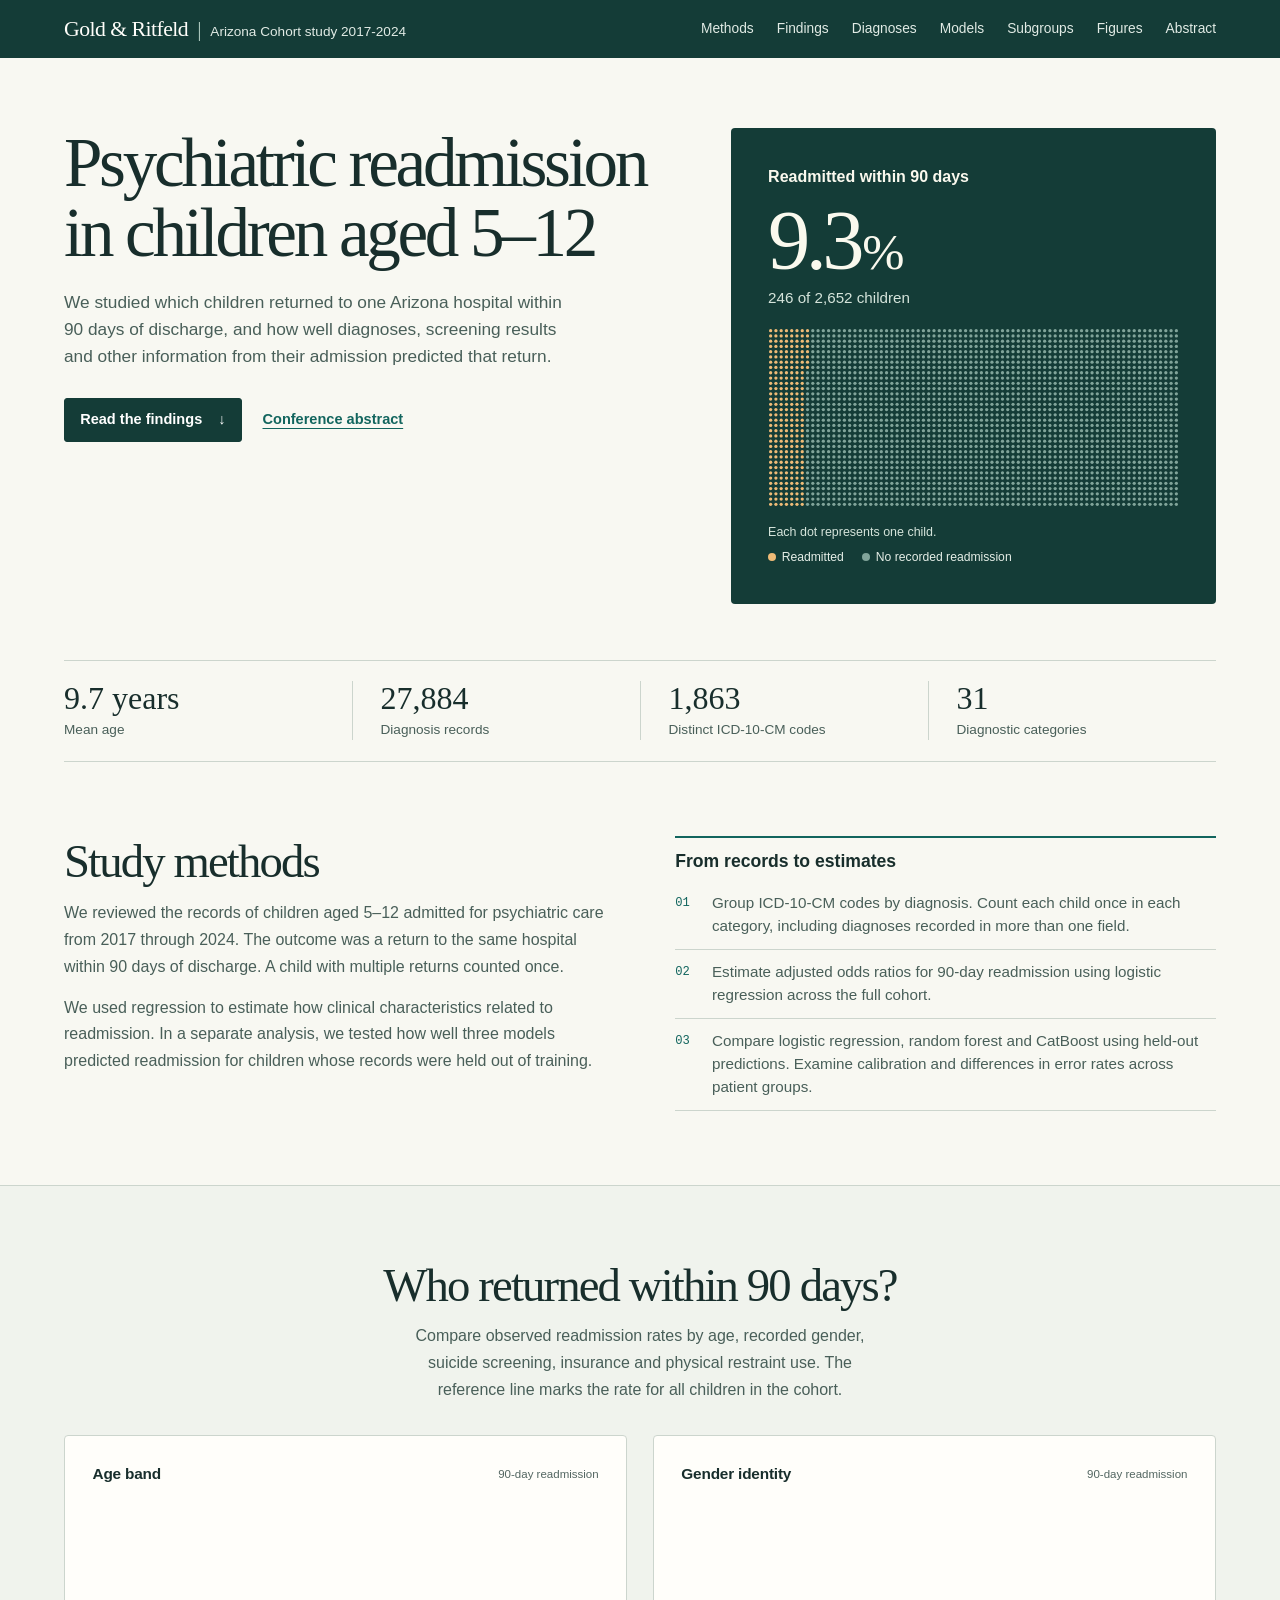
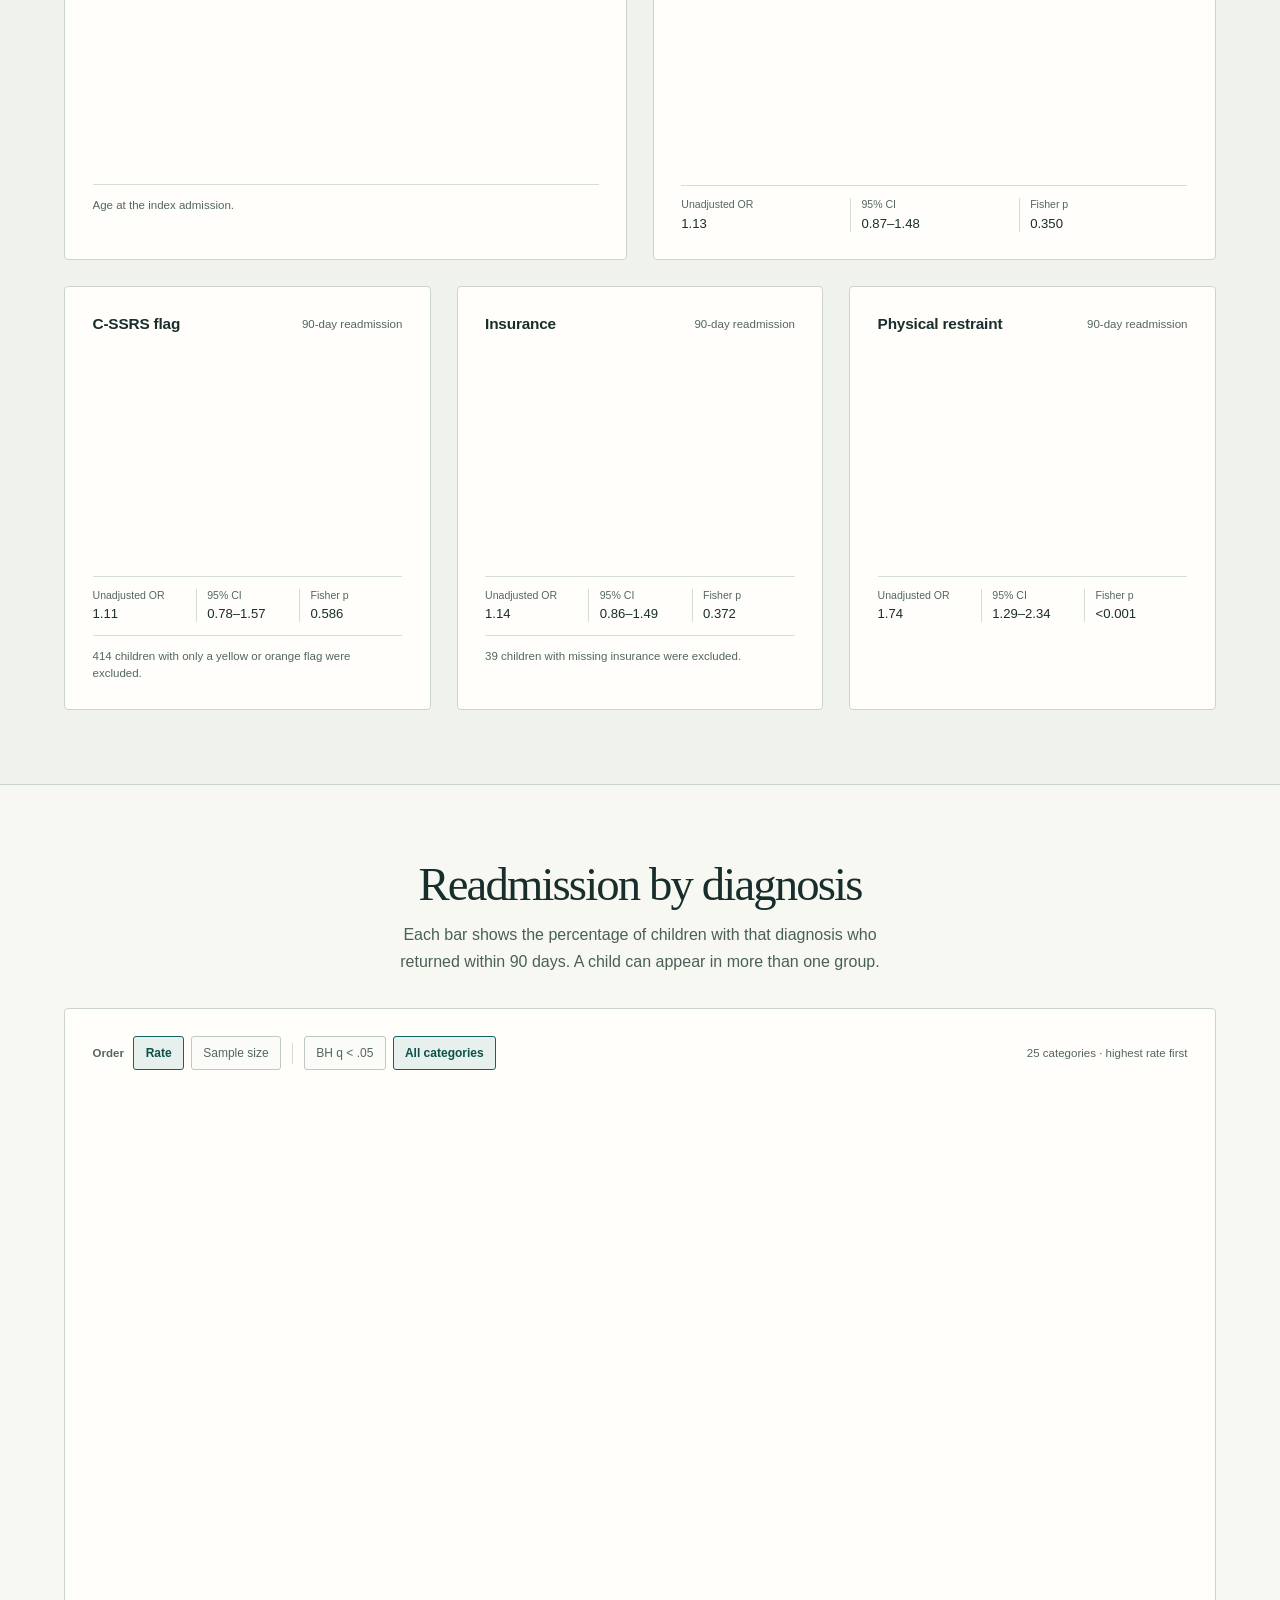
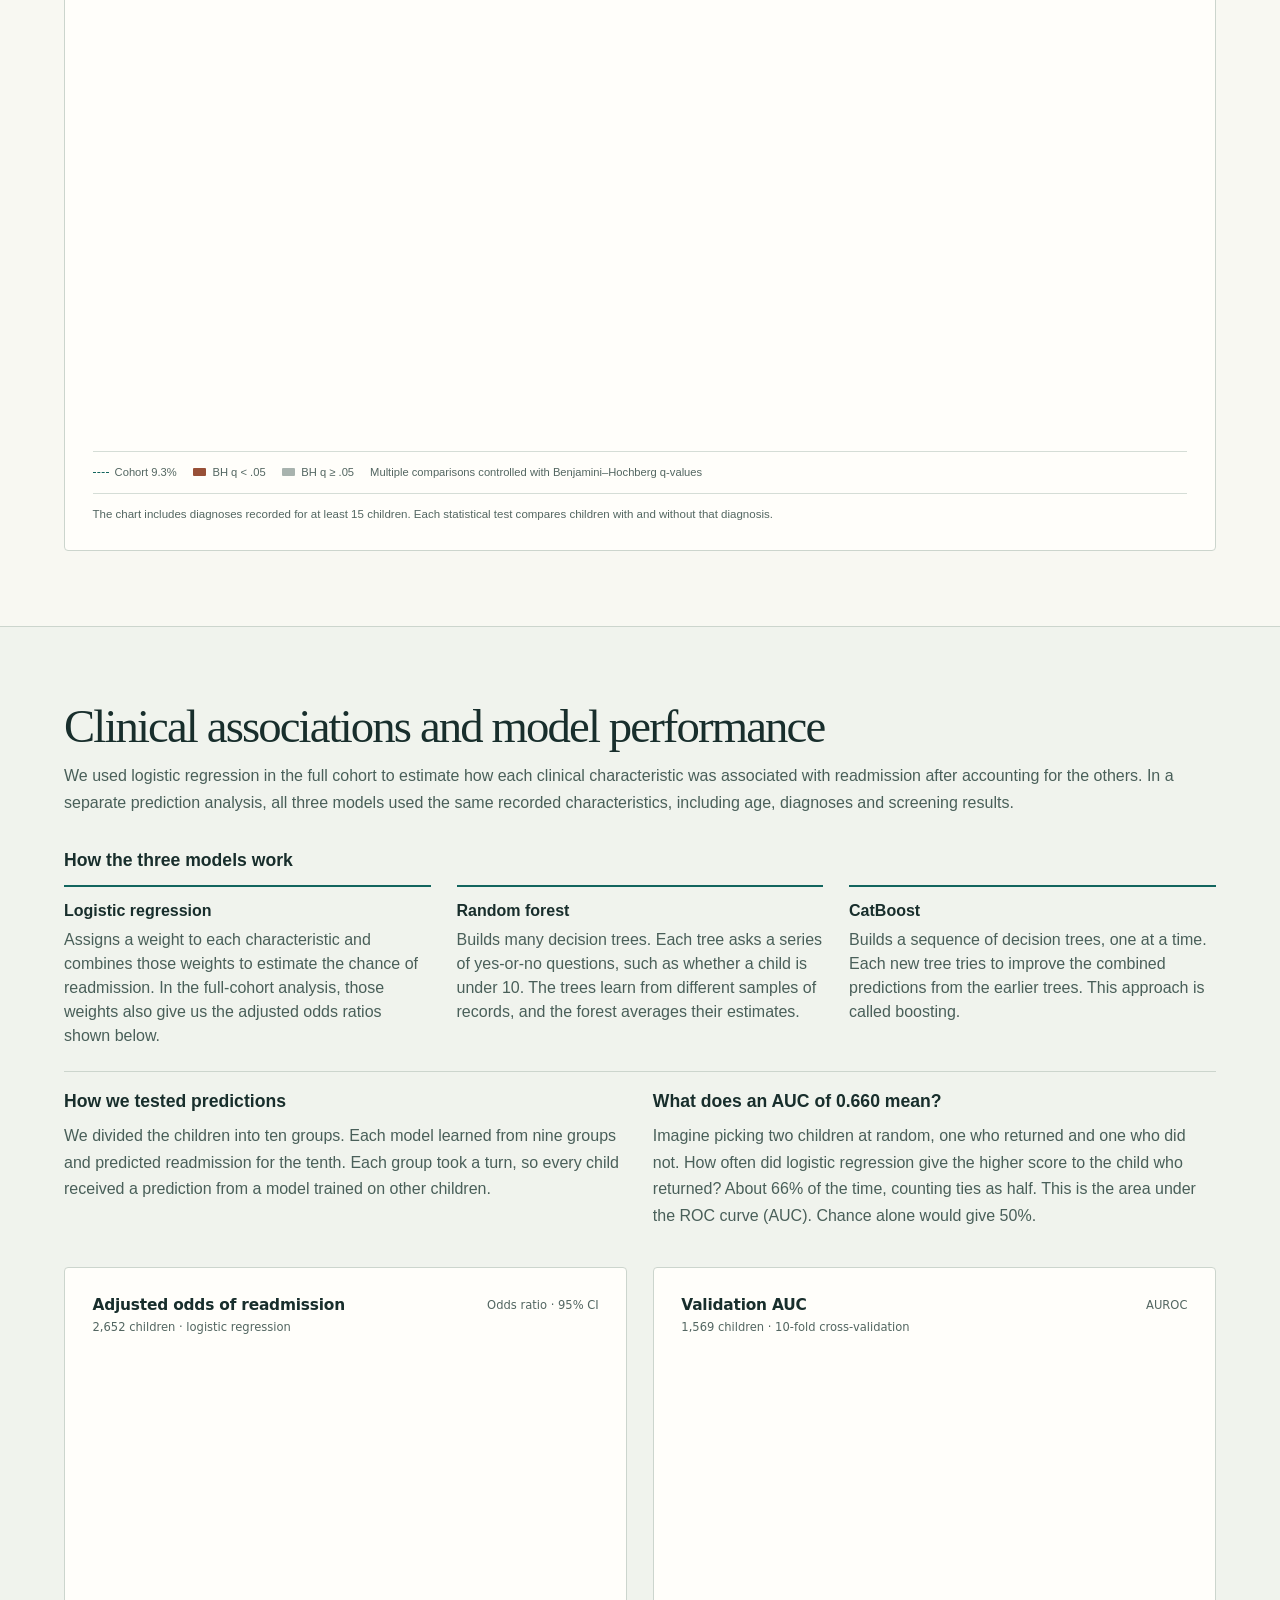
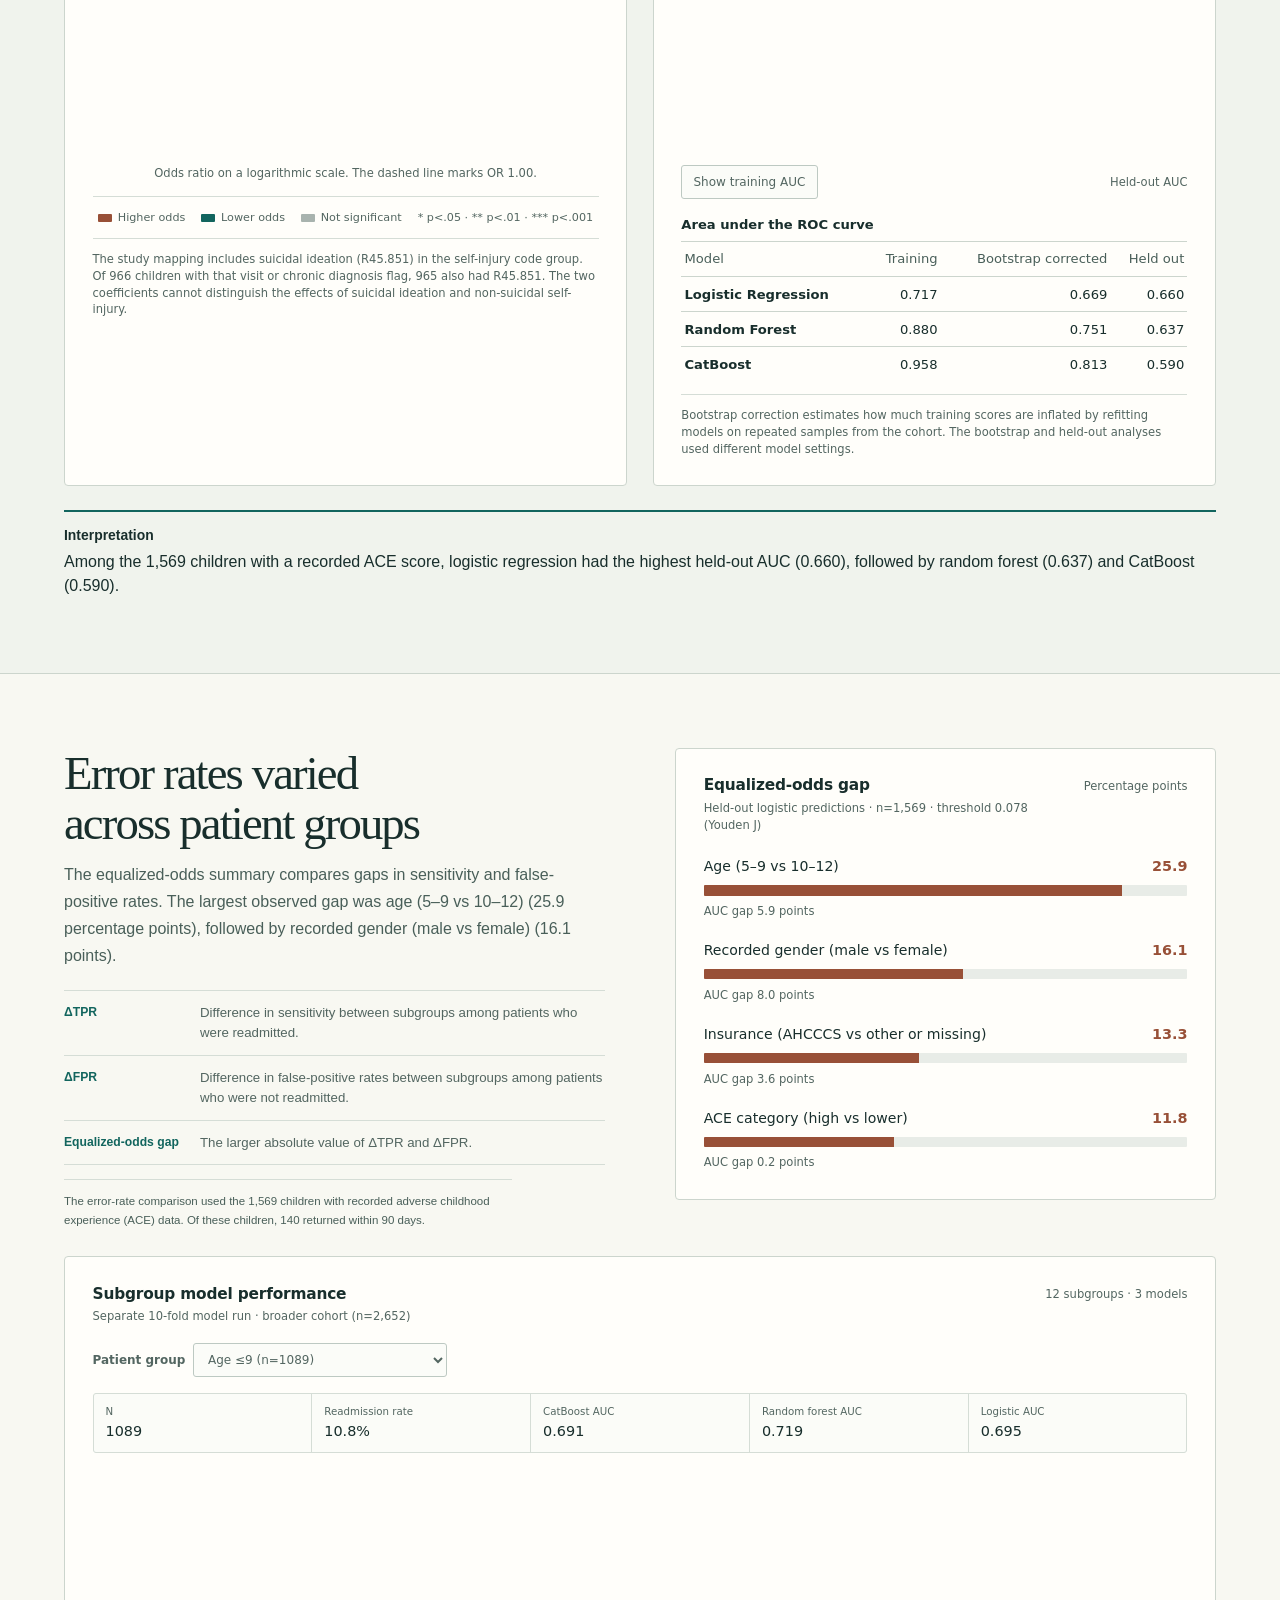
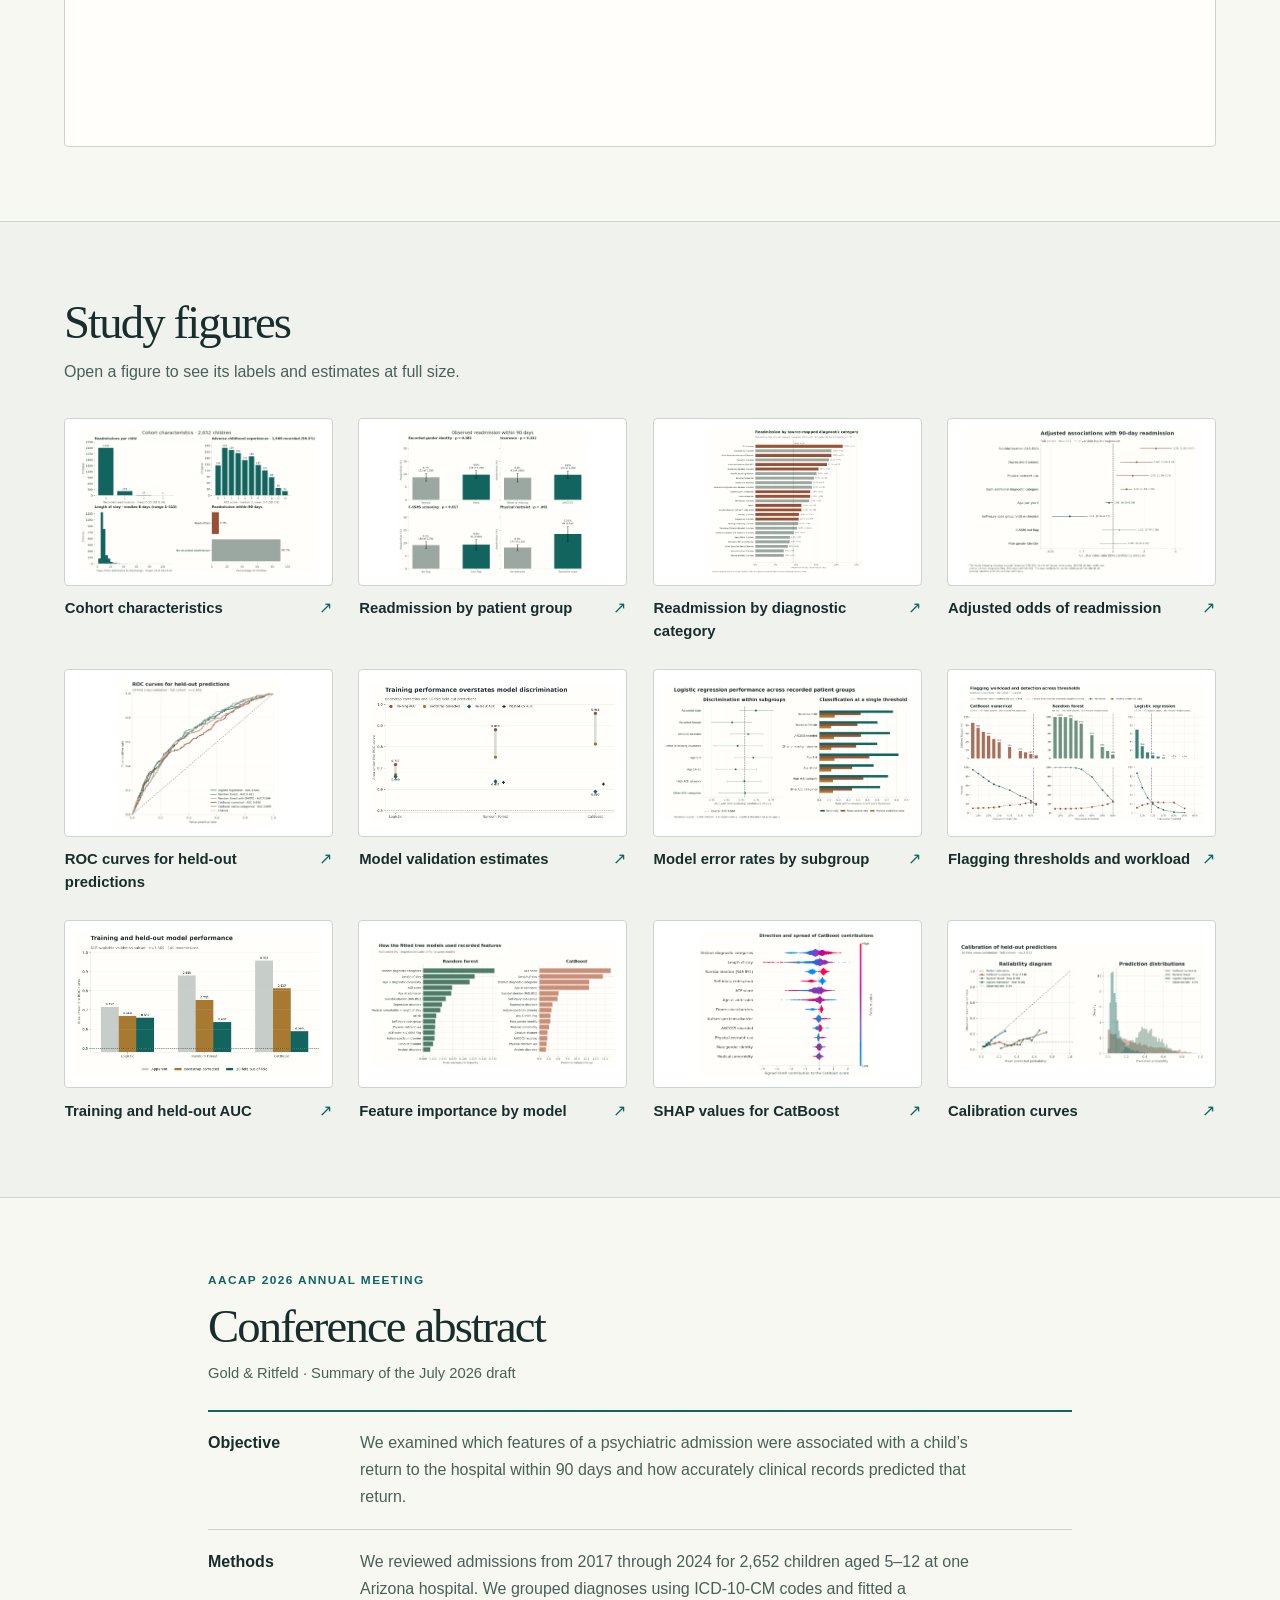
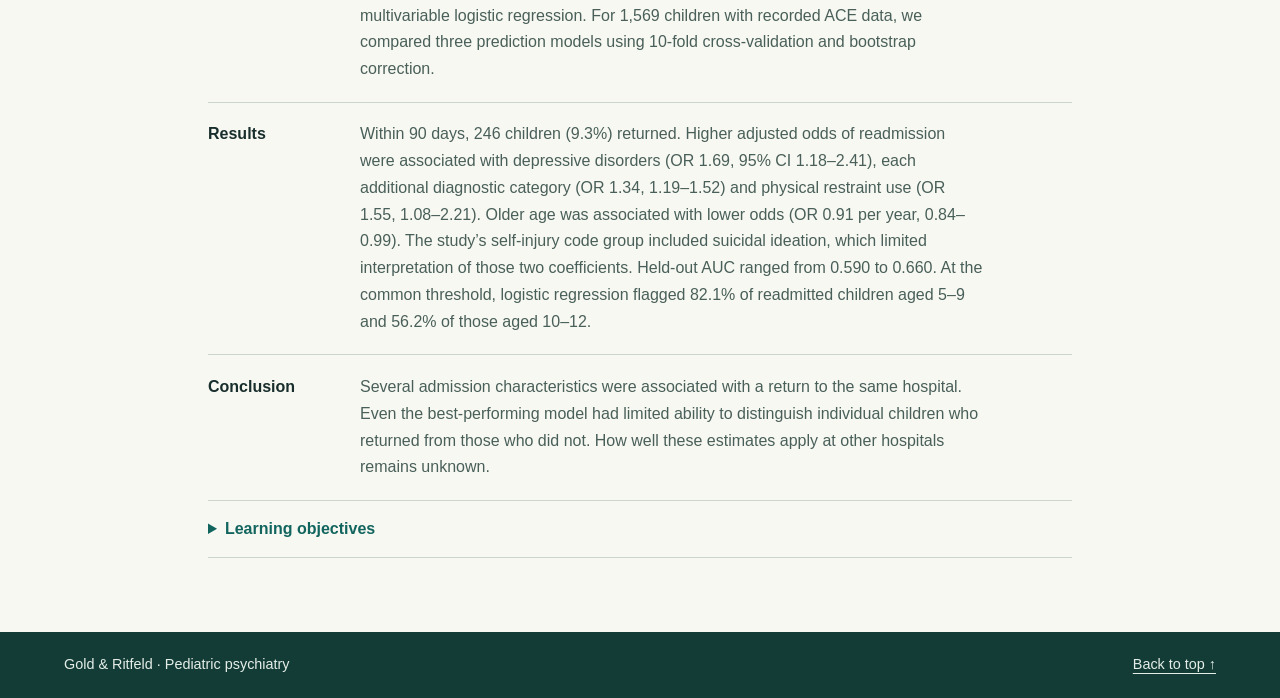
<file: index.html>
<!doctype html>
<html lang="en">
<head>
  <meta charset="utf-8">
  <meta name="viewport" content="width=device-width, initial-scale=1">
  <meta name="theme-color" content="#143c37">
  <title>Psychiatric readmission in children aged 5–12 | Gold &amp; Ritfeld</title>
  <meta name="description" content="A study of 90-day psychiatric readmission among 2,652 children treated at one Arizona hospital between 2017 and 2024.">
  <meta property="og:title" content="Psychiatric readmission in children aged 5–12">
  <meta property="og:description" content="Gold and Ritfeld report on 90-day outcomes after inpatient psychiatric care at one Arizona hospital.">
  <meta property="og:type" content="website">
  <link rel="icon" href="data:,">
  <link rel="stylesheet" href="assets/css/tokens.css">
  <link rel="stylesheet" href="assets/css/base.css">
  <link rel="stylesheet" href="assets/css/layout.css">
  <link rel="stylesheet" href="assets/css/charts.css">
  <script defer src="assets/vendor/chart-4.4.7.umd.js"></script>
</head>
<body>
<a class="skip-link" href="#study">Skip to study</a>
<header class="site-header">
  <div class="container masthead">
    <a class="brand" href="#study">Gold &amp; Ritfeld <span class="brand-separator" aria-hidden="true">|</span> <span class="brand-study">Arizona Cohort study 2017-2024</span></a>
    <button type="button" class="nav-toggle" aria-expanded="false" aria-controls="sections">Sections <span aria-hidden="true">▾</span></button>
    <nav id="sections" class="site-nav" data-nav aria-label="Study sections">
      <a href="#methods">Methods</a><a href="#findings">Findings</a><a href="#spectrum">Diagnoses</a><a href="#models">Models</a><a href="#equity">Subgroups</a><a href="#figures">Figures</a><a href="#abstract">Abstract</a>
    </nav>
  </div>
</header>
<main id="study">
  <div class="hero">
    <div class="container">
      <div class="hero-grid">
        <div class="hero-text">
          <h1>Psychiatric readmission in children aged&nbsp;5–12</h1>
          <p class="hero-lead">We studied which children returned to one Arizona hospital within 90 days of discharge, and how well diagnoses, screening results and other information from their admission predicted that return.</p>
          <div class="hero-actions"><a class="btn" href="#findings">Read the findings <span aria-hidden="true">↓</span></a><a class="text-link" href="#abstract">Conference abstract</a></div>
        </div>
        <figure class="cohort-figure">
          <figcaption>Readmitted within 90 days</figcaption>
          <div class="cohort-rate" data-cohort-rate>9.3<span>%</span></div>
          <p class="cohort-count" data-cohort-count>246 of 2,652 children</p>
          <canvas data-cohort-plot role="img" aria-label="Each dot is one child. Of 2,652 children, 246 were readmitted within 90 days."></canvas>
          <p class="dot-note">Each dot represents one child.</p>
          <div class="cohort-key"><span>Readmitted</span><span>No recorded readmission</span></div>
        </figure>
      </div>
      <dl class="facts" data-metrics-body aria-label="Cohort characteristics"></dl>
    </div>
  </div>

  <section id="methods" class="section">
    <div class="container two-col methods-grid">
      <div class="study-prose">
        <h2>Study methods</h2>
        <p>We reviewed the records of children aged 5–12 admitted for psychiatric care from 2017 through 2024. The outcome was a return to the same hospital within 90 days of discharge. A child with multiple returns counted once.</p>
        <p>We used regression to estimate how clinical characteristics related to readmission. In a separate analysis, we tested how well three models predicted readmission for children whose records were held out of training.</p>
      </div>
      <div class="pipeline" data-pipeline></div>
    </div>
  </section>

  <section id="findings" class="section">
    <div class="container">
      <header class="centered-section">
        <h2>Who returned within 90 days?</h2>
        <p class="section-lead">Compare observed readmission rates by age, recorded gender, suicide screening, insurance and physical restraint use. The reference line marks the rate for all children in the cohort.</p>
      </header>
      <div class="demo-grid" data-charts-demographics></div>
    </div>
  </section>

  <section id="spectrum" class="section">
    <div class="container">
      <header class="centered-section">
        <h2>Readmission by diagnosis</h2>
        <p class="section-lead" data-spectrum-intro></p>
      </header>
      <div class="panel" data-charts-spectrum></div>
    </div>
  </section>

  <section id="models" class="section">
    <div class="container">
      <h2>Clinical associations and model performance</h2>
      <p class="section-lead">We used logistic regression in the full cohort to estimate how each clinical characteristic was associated with readmission after accounting for the others. In a separate prediction analysis, all three models used the same recorded characteristics, including age, diagnoses and screening results.</p>
      <div class="model-guide">
        <h3>How the three models work</h3>
        <dl class="model-guide-grid">
          <div>
            <dt>Logistic regression</dt>
            <dd>Assigns a weight to each characteristic and combines those weights to estimate the chance of readmission. In the full-cohort analysis, those weights also give us the adjusted odds ratios shown below.</dd>
          </div>
          <div>
            <dt>Random forest</dt>
            <dd>Builds many decision trees. Each tree asks a series of yes-or-no questions, such as whether a child is under 10. The trees learn from different samples of records, and the forest averages their estimates.</dd>
          </div>
          <div>
            <dt>CatBoost</dt>
            <dd>Builds a sequence of decision trees, one at a time. Each new tree tries to improve the combined predictions from the earlier trees. This approach is called boosting.</dd>
          </div>
        </dl>
        <div class="model-validation">
          <div>
            <h3>How we tested predictions</h3>
            <p>We divided the children into ten groups. Each model learned from nine groups and predicted readmission for the tenth. Each group took a turn, so every child received a prediction from a model trained on other children.</p>
          </div>
          <div>
            <h3>What does an AUC of 0.660 mean?</h3>
            <p>Imagine picking two children at random, one who returned and one who did not. How often did logistic regression give the higher score to the child who returned? About 66% of the time, counting ties as half. This is the area under the ROC curve (AUC). Chance alone would give 50%.</p>
          </div>
        </div>
      </div>
      <div class="models-grid"><div class="panel" data-charts-forest></div><div class="panel" data-charts-models></div></div>
      <div class="clinical-read" data-clinical-read></div>
    </div>
  </section>

  <section id="equity" class="section">
    <div class="container">
      <div class="two-col equity-grid"><div class="study-prose" data-equity-prose></div><div class="panel" data-charts-equity></div></div>
      <div class="panel subgroup-explorer-panel" data-subgroup-explorer></div>
    </div>
  </section>

  <section id="figures" class="section">
    <div class="container">
      <h2>Study figures</h2>
      <p class="section-lead">Open a figure to see its labels and estimates at full size.</p>
      <div class="gallery-grid" data-gallery></div>
    </div>
  </section>

  <section id="abstract" class="section">
    <div class="container">
      <p class="kicker">AACAP 2026 Annual Meeting</p>
      <h2>Conference abstract</h2>
      <p class="abstract-byline">Gold &amp; Ritfeld · Summary of the July 2026 draft</p>
      <article class="abstract" data-abstract aria-label="Abstract summary"></article>
      <details class="objectives" data-objectives><summary>Learning objectives</summary></details>
    </div>
  </section>
</main>
<footer class="site-footer"><div class="container footer-inner"><span>Gold &amp; Ritfeld · Pediatric psychiatry</span><a href="#study">Back to top ↑</a></div></footer>
<script type="module" src="assets/js/main.js"></script>
</body>
</html>
</file>
<file: assets/css/tokens.css>
:root {
  --sans: "Helvetica Neue", Arial, sans-serif;
  --serif: "Iowan Old Style", "Palatino Linotype", Palatino, Georgia, serif;
  --mono: ui-monospace, "SFMono-Regular", Menlo, monospace;
  --bg: #f8f8f2;
  --bg-2: #ffffff;
  --panel: #fffefa;
  --panel-2: #e6eeea;
  --line: #ccd5cd;
  --line-2: #e1e6df;
  --text: #182e2c;
  --muted: #495f59;
  --faint: #536661;
  --accent: #12655e;
  --risk: #985037;
  --protect: #12655e;
  --warn: #855720;
  --ink: #143c37;
  --paper: #fffefa;
  --radius: 4px;
  --radius-sm: 3px;
  --gutter: clamp(1rem, 5vw, 4.75rem);
  --gap: clamp(1rem, 2vw, 1.75rem);
  --card-pad: clamp(1rem, 2.15vw, 1.85rem);
  --max-width: 73rem;
}
</file>
<file: assets/css/base.css>
* { box-sizing: border-box; }
html { scroll-padding-top: 5rem; }
body { margin: 0; background: var(--bg); color: var(--text); font-family: var(--sans); line-height: 1.5; -webkit-font-smoothing: antialiased; }
h1, h2, h3, p, dl, dd, figure { margin: 0; }
h1, h2 { font-family: var(--serif); font-weight: 500; text-wrap: balance; }
h1 { font-size: clamp(2.8rem, 5.4vw, 4.85rem); line-height: 1.02; letter-spacing: -.048em; }
h2 { font-size: clamp(2.1rem, 3.65vw, 3.25rem); line-height: 1.08; letter-spacing: -.04em; }
h3 { font-size: 1.1rem; line-height: 1.35; }
a { color: inherit; text-underline-offset: .25em; }
button, select { font: inherit; color: inherit; }
button, summary, select { cursor: pointer; }
img, canvas { max-width: 100%; }
::selection { background: #c8e0d4; color: var(--ink); }
:focus-visible { outline: 3px solid #aa671f; outline-offset: 3px; }
.skip-link { position: fixed; z-index: 100; top: .5rem; left: .5rem; transform: translateY(-160%); background: var(--paper); padding: .6rem 1rem; }
.skip-link:focus { transform: none; }
.sr-only { position: absolute; width: 1px; height: 1px; padding: 0; margin: -1px; overflow: hidden; clip-path: inset(50%); white-space: nowrap; border: 0; }
</file>
<file: assets/css/layout.css>
.container { width: min(var(--max-width), calc(100% - 2 * var(--gutter))); margin-inline: auto; }
.site-header { position: sticky; top: 0; z-index: 5; background: var(--ink); color: #fffefa; }
.masthead { position: relative; min-height: 3.65rem; display: flex; align-items: center; justify-content: space-between; gap: 1.25rem; }
.brand { font: 500 1.36rem/1.15 var(--serif); letter-spacing: -.025em; text-decoration: none; }
.brand-separator { margin-inline: .27rem; color: #adc9bf; }
.brand-study { color: #e1ebe5; font: 500 .85rem/1.3 var(--sans); letter-spacing: 0; }
.site-nav { display: flex; gap: clamp(.85rem, 1.8vw, 1.9rem); }
.site-nav a { color: #e1ebe5; font-size: .86rem; text-decoration: none; padding-block: .65rem; }
.site-nav a:hover, .site-nav a[aria-current] { color: white; text-decoration: underline; text-underline-offset: .5em; }
.nav-toggle { display: none; }
.hero { padding-top: clamp(2.25rem, 5.4vw, 5rem); }
.hero-grid { display: grid; grid-template-columns: minmax(0, 1.23fr) minmax(0, 1fr); gap: clamp(2rem, 5.5vw, 5.5rem); align-items: center; }
.hero-text { min-width: 0; }
.kicker { color: var(--accent); font-size: .74rem; line-height: 1.4; font-weight: 650; text-transform: uppercase; letter-spacing: .12em; }
.hero h1 { margin-bottom: 1.25rem; }
.hero-lead { color: var(--muted); max-width: 53ch; font-size: clamp(1.04rem, 1.35vw, 1.18rem); line-height: 1.58; }
.hero-actions { display: flex; align-items: center; flex-wrap: wrap; gap: .9rem 1.3rem; margin-top: 1.75rem; }
.btn, .text-link { font-size: .91rem; font-weight: 600; }
.btn { display: inline-flex; align-items: center; gap: 1rem; background: var(--ink); border: 1px solid var(--ink); color: white; text-decoration: none; border-radius: var(--radius-sm); padding: .62rem .95rem; }
.btn:hover { background: var(--accent); }
.text-link { color: var(--accent); }
.cohort-figure { padding: clamp(1.35rem, 2.9vw, 2.5rem); color: #faf9ee; background: var(--ink); border-radius: var(--radius); }
.cohort-figure figcaption { font-weight: 550; font-size: 1rem; }
.cohort-rate { font: 500 clamp(3.8rem, 6.6vw, 6rem)/1.06 var(--serif); letter-spacing: -.055em; margin: .45rem 0 .1rem; }
.cohort-rate span { font-size: .6em; margin-left: .05em; }
.cohort-count { color: #d5e4db; font-size: .95rem; }
.cohort-figure canvas { display: block; width: 100%; aspect-ratio: 78/34; margin: 1.15rem 0 1rem; }
.cohort-key { display: flex; flex-wrap: wrap; align-items: center; gap: .35rem 1.15rem; font-size: .76rem; color: #e5eee7; }
.cohort-key span::before { content: ""; display: inline-block; width: .5rem; height: .5rem; margin-right: .35rem; background: #efbb77; border-radius: 50%; }
.cohort-key span + span::before { background: #81a49a; }
.facts { display: grid; grid-template-columns: repeat(4, 1fr); margin-top: clamp(2rem, 4.5vw, 3.5rem); padding-block: 1.3rem; border-block: 1px solid var(--line); }
.facts > div { display: flex; flex-direction: column-reverse; justify-content: end; gap: .2rem; padding-inline: var(--card-pad); border-left: 1px solid var(--line); }
.facts > div:first-child { padding-left: 0; border-left: 0; }
.facts dt { color: var(--muted); font-size: .85rem; }
.facts dd { font: 500 clamp(1.55rem, 2.6vw, 2rem)/1.1 var(--serif); font-variant-numeric: lining-nums tabular-nums; }
.section { padding-block: clamp(2.75rem, 5.8vw, 5.25rem); }
.section + .section { border-top: 1px solid var(--line); }
#findings, #models, #figures { background: #f0f3ed; }
.section-lead, .study-prose p, .abstract p { max-width: 70ch; color: var(--muted); line-height: 1.68; }
.section-lead { margin: .75rem 0 clamp(1.3rem, 2.5vw, 2rem); }
.centered-section { text-align: center; }
.centered-section .section-lead { max-width: 62ch; margin-inline: auto; text-wrap: balance; }
#models .section-lead { max-width: none; }
.study-prose p { margin-top: .85rem; }
.two-col, .models-grid { display: grid; grid-template-columns: repeat(2, minmax(0, 1fr)); gap: var(--gap); align-items: start; }
.methods-grid, .equity-grid { column-gap: clamp(2rem, 5.5vw, 5.5rem); }
.pipeline { padding-top: .75rem; border-top: 2px solid var(--accent); }
.pipeline h3 { margin-bottom: .45rem; }
.pipeline ol { list-style: none; counter-reset: step; margin: 0; padding: 0; }
.pipeline li { display: grid; grid-template-columns: 1.7rem 1fr; gap: .6rem; counter-increment: step; border-bottom: 1px solid var(--line); padding: .7rem 0; color: var(--muted); font-size: .95rem; }
.pipeline li::before { content: counter(step, decimal-leading-zero); color: var(--accent); font: .76rem/1.85 var(--mono); }
.demo-grid { display: grid; grid-template-columns: repeat(6, minmax(0, 1fr)); gap: var(--gap); }
.panel, .demo-card { background: var(--paper); border: 1px solid var(--line); border-radius: var(--radius); padding: var(--card-pad); min-width: 0; }
.demo-card { grid-column: span 2; }
.demo-card--wide { grid-column: span 3; }
.model-guide { margin-bottom: clamp(1.5rem, 3vw, 2.5rem); }
.model-guide-grid { display: grid; grid-template-columns: repeat(3, minmax(0, 1fr)); gap: var(--gap); margin: .75rem 0 1.4rem; }
.model-guide-grid > div { padding-top: .75rem; border-top: 2px solid var(--accent); }
.model-guide-grid dt { font-weight: 650; margin-bottom: .35rem; }
.model-guide-grid dd, .model-validation p { color: var(--muted); }
.model-validation { display: grid; grid-template-columns: repeat(2, minmax(0, 1fr)); gap: var(--gap); border-top: 1px solid var(--line); padding-top: 1.15rem; }
.model-validation > div { max-width: 63ch; }
.model-validation p { margin-top: .6rem; line-height: 1.65; }
.models-grid { align-items: stretch; }
.clinical-read { border-top: 2px solid var(--accent); padding-top: .8rem; margin-top: 1.5rem; }
.subgroup-explorer-panel { margin-top: var(--gap); }
.gallery-grid { display: grid; grid-template-columns: repeat(4, minmax(0, 1fr)); gap: 1.7rem var(--gap); }
.gallery-card { display: grid; grid-template-rows: auto 1fr; text-decoration: none; color: var(--text); min-width: 0; }
.gallery-thumb { display: grid; place-items: center; aspect-ratio: 1.6; padding: .65rem; background: white; border: 1px solid var(--line); border-radius: var(--radius); overflow: hidden; }
.gallery-thumb img { display: block; width: 100%; height: 100%; min-height: 0; object-fit: contain; }
.gallery-body { display: flex; justify-content: space-between; align-items: baseline; gap: .65rem; padding: .65rem .05rem 0; }
.gallery-title { font-size: .93rem; font-weight: 550; }
.gallery-arrow { color: var(--accent); }
.gallery-card:hover .gallery-title { text-decoration: underline; }
.figure-dialog { border: 0; padding: clamp(.75rem, 2vw, 1.5rem); background: var(--paper); color: var(--text); width: fit-content; max-width: 96vw; max-height: 96dvh; border-radius: var(--radius); }
.figure-dialog::backdrop { background: rgb(14 38 35 / 83%); }
.figure-dialog img { display: block; object-fit: contain; max-height: 78dvh; max-width: 100%; width: auto; margin: 0 auto; }
.figure-toolbar { display: flex; justify-content: space-between; align-items: center; gap: 1.25rem; margin-bottom: .75rem; }
.figure-toolbar button, .nav-toggle { border: 1px solid var(--line); border-radius: var(--radius-sm); background: transparent; padding: .35rem .7rem; }
body:has(.figure-dialog[open]) { overflow: hidden; }
#abstract .container { max-width: 54rem; }
#abstract .kicker { margin-bottom: .75rem; }
.abstract-byline { margin: .65rem 0 1.65rem; color: var(--muted); font-size: .92rem; }
.abstract { border-top: 2px solid var(--accent); }
.abstract-section { display: grid; grid-template-columns: 8rem minmax(0, 1fr); gap: 1.5rem; padding: 1.15rem 0; border-bottom: 1px solid var(--line); }
.abstract-section h3 { font-size: 1rem; line-height: 1.68; }
.objectives { border-bottom: 1px solid var(--line); padding: 1rem 0; }
.objectives summary { color: var(--accent); font-weight: 600; }
.objectives ol { max-width: 70ch; margin-bottom: 0; padding-inline-start: 1.6rem; }
.objectives li { padding: .2rem 0; color: var(--muted); }
.site-footer { background: var(--ink); color: #e4eee7; padding-block: 1.4rem; }
.footer-inner { display: flex; justify-content: space-between; flex-wrap: wrap; gap: .75rem; font-size: .9rem; }
@media (max-width: 58rem) {
  .demo-grid { grid-template-columns: repeat(2,minmax(0,1fr)); }
  .demo-card, .demo-card--wide { grid-column: auto; }
  .demo-card:first-child { grid-column: 1/-1; }
  .gallery-grid { grid-template-columns: repeat(3,minmax(0,1fr)); }
  .hero-grid { gap: 2rem; }
}
@media (max-width: 68rem) {
  .nav-toggle { display: inline-flex; flex-shrink: 0; align-items: center; gap: .5rem; border-color: #699088; color: #fffefa; font-size: .85rem; }
  .site-nav { display: none; position: absolute; top: 100%; right: 0; min-width: 12rem; background: var(--ink); padding: .5rem 1rem; border: 1px solid #628078; }
  .nav-toggle[aria-expanded="true"] + .site-nav { display: grid; gap: 0; }
  .site-nav a { border-top: 1px solid #41615b; }
  .site-nav a:first-child { border: 0; }
}
@media (max-width: 48rem) {
  .model-guide-grid, .model-validation { grid-template-columns: minmax(0, 1fr); }
  .masthead { min-height: 3.25rem; }
  .hero-grid, .two-col, .models-grid { grid-template-columns: minmax(0,1fr); gap: 1.6rem; }
  .hero-text { max-width: 39rem; }
  .cohort-figure { display: grid; grid-template-columns: minmax(0,.9fr) minmax(0,1.1fr); column-gap: 1.75rem; align-content: center; }
  .cohort-figure figcaption, .cohort-rate, .cohort-count { grid-column: 1; }
  .cohort-figure canvas { grid-column: 2; grid-row: 1/4; align-self: center; margin: 0; }
  .cohort-key { grid-column: 1/-1; margin-top: .85rem; }
  .gallery-grid { grid-template-columns: repeat(2,minmax(0,1fr)); }
}
@media (max-width: 35rem) {
  .abstract-section { grid-template-columns: 1fr; gap: .35rem; }
  .masthead { gap: .6rem; padding-block: .5rem; }
  .brand { font-size: 1.14rem; }
  .brand-separator { display: none; }
  .brand-study { display: block; margin-top: .15rem; font-size: .75rem; }
  .cohort-figure { display: block; }
  .cohort-figure canvas { margin: 1rem 0; }
  .facts { grid-template-columns: repeat(2,minmax(0,1fr)); row-gap: 1rem; }
  .facts > div:nth-child(odd) { border: 0; padding-left: 0; }
  .demo-grid { grid-template-columns: minmax(0,1fr); }
  .gallery-grid { gap: 1rem .75rem; }
  .gallery-thumb { padding: .25rem; }
}
@media (max-width: 22rem) {
  .gallery-grid { grid-template-columns: 1fr; }
}
.figure-caption { font-size: .91rem; color: var(--muted); max-width: 88ch; margin-top: .8rem; }
.data-error { background: #f9edda; padding: .75rem var(--gutter); }

.dot-note { font-size: .78rem; color: #d5e4db; margin-bottom: .4rem; grid-column: 1/-1; }
.clinical-read-label { display: block; font-size: .87rem; font-weight: 650; margin-bottom: .3rem; }
@media (min-width: 48.01rem) {
  .hero-grid { align-items: stretch; }
  .cohort-figure { display: flex; flex-direction: column; justify-content: center; }
}
</file>
<file: assets/css/charts.css>
.chart-shell {
  display: flex;
  min-width: 0;
  height: 100%;
  flex-direction: column;
  color: #182e2c;
  font-family: Inter, ui-sans-serif, system-ui, -apple-system, BlinkMacSystemFont, "Segoe UI", sans-serif;
}

.chart-header {
  display: flex;
  min-width: 0;
  align-items: flex-start;
  justify-content: space-between;
  gap: 1rem;
  margin-bottom: 1.1rem;
}

.chart-title {
  margin: 0;
  color: #182e2c;
  font-size: .96rem;
  font-weight: 650;
  letter-spacing: -.012em;
  line-height: 1.3;
}

.chart-kicker,
.chart-measure,
.chart-axis-note,
.chart-note,
.chart-toolbar-label,
.chart-toolbar-status,
.fairness-detail {
  color: #536661;
  font-size: .72rem;
  line-height: 1.45;
}

.chart-kicker { margin: .22rem 0 0; }
.chart-measure { flex: 0 0 auto; padding-top: .1rem; text-align: right; }
.chart-axis-note { margin: .7rem 0 0; text-align: center; }
.chart-note { margin: .8rem 0 0; padding-top: .75rem; border-top: 1px solid #d5ddd6; }
.chart-note > span { margin-right: .35rem; color: #12655e; font-weight: 700; }

.chart-frame {
  position: relative;
  min-width: 0;
  width: 100%;
}

.chart-frame--age { height: 270px; }
.chart-frame--compact { height: 210px; }
.demo-card--wide .chart-frame { height: 270px; }
.chart-frame--forest { min-height: 400px; flex: 1 1 auto; }
.chart-frame--auc { min-height: 400px; flex: 1 1 auto; }
.chart-frame--subgroup { height: 250px; margin-top: 1rem; }
.chart-frame--spectrum { height: max(420px, calc(var(--chart-rows, 10) * 38px)); }
.chart-frame--sample-sizes { height: max(420px, calc(var(--chart-rows, 10) * 50px)); }

.chart-stats {
  display: grid;
  grid-template-columns: repeat(3, minmax(0, 1fr));
  gap: 0;
  margin: .85rem 0 0;
  padding: .75rem 0 0;
  border-top: 1px solid #d5ddd6;
}

.chart-stats > div { min-width: 0; padding: 0 .65rem; border-left: 1px solid #d5ddd6; }
.chart-stats > div:first-child { padding-left: 0; border-left: 0; }
.chart-stats dt { color: #536661; font-size: .66rem; line-height: 1.3; }
.chart-stats dd { margin: .18rem 0 0; color: #182e2c; font-size: .82rem; font-variant-numeric: tabular-nums; line-height: 1.3; }
.chart-stats--three dt { min-height: 2.5em; }

.chart-toolbar {
  display: flex;
  min-width: 0;
  flex-wrap: wrap;
  align-items: center;
  gap: .45rem;
  margin-bottom: 1rem;
}

.chart-toolbar-label { margin-right: .15rem; font-weight: 650; }
.chart-toolbar-divider { width: 1px; height: 1.3rem; margin: 0 .25rem; background: #d5ddd6; }
.chart-toolbar-status { margin-left: auto; }

.chart-control,
.chart-select {
  min-height: 2.15rem;
  border: 1px solid #bdc9c2;
  border-radius: 3px;
  background: #fbfcf8;
  color: #536661;
  font: inherit;
  font-size: .75rem;
}

.chart-control { padding: .42rem .7rem; cursor: pointer; }
.chart-control:hover { border-color: #12655e; color: #12655e; }
.chart-control.is-active { border-color: #12655e; background: #e7f0ec; color: #0b514b; font-weight: 650; }
.chart-control:focus-visible,
.chart-select:focus-visible { outline: 2px solid #12655e; outline-offset: 2px; }
.chart-select-label { color: #536661; font-size: .75rem; font-weight: 650; }
.chart-select { max-width: 100%; padding: .42rem 2rem .42rem .65rem; }

.chart-legend {
  display: flex;
  flex-wrap: wrap;
  align-items: center;
  gap: .55rem 1rem;
  margin-top: .9rem;
  padding-top: .8rem;
  border-top: 1px solid #d5ddd6;
  color: #536661;
  font-size: .7rem;
  line-height: 1.4;
}

.chart-legend > span { display: inline-flex; align-items: center; gap: .38rem; }
.chart-legend--wrap { justify-content: center; }
.legend-swatch { display: inline-block; width: .85rem; height: .5rem; border-radius: 1px; background: #a8b3ae; }
.legend-swatch--risk { background: #985037; }
.legend-swatch--protect { background: #12655e; }
.legend-swatch--neutral { background: #a8b3ae; }
.legend-line { display: inline-block; width: 1rem; height: 0; border-top: 1px dashed #12655e; }

.equity-title {
  max-width: 20ch;
  margin: 0 0 .8rem;
}

.equity-copy { margin: 0 0 1.25rem; color: #536661; line-height: 1.7; }
.definition-list { margin: 0; border-top: 1px solid #d5ddd6; }
.definition-list > div { display: grid; grid-template-columns: 7.5rem 1fr; gap: 1rem; padding: .75rem 0; border-bottom: 1px solid #d5ddd6; }
.definition-list dt { color: #12655e; font-size: .76rem; font-weight: 700; }
.definition-list dd { margin: 0; color: #536661; font-size: .83rem; line-height: 1.5; }

.fairness-list { display: grid; gap: 1.3rem; margin-top: .35rem; }
.fairness-row { display: grid; gap: .45rem; }
.fairness-label { display: flex; align-items: baseline; justify-content: space-between; gap: 1rem; font-size: .88rem; }
.fairness-label strong { color: #985037; font-size: .9rem; font-variant-numeric: tabular-nums; }
.fairness-track { position: relative; height: .65rem; overflow: hidden; border-radius: 1px; background: #e8ece7; }
.fairness-bar { display: block; width: var(--bar-width); min-width: 2px; height: 100%; background: #985037; }

.subgroup-readout { min-width: 0; }
.subgroup-metrics { display: grid; grid-template-columns: repeat(5, minmax(0, 1fr)); gap: 1px; margin: 0; overflow: hidden; border: 1px solid #d5ddd6; border-radius: 3px; background: #d5ddd6; }
.subgroup-metrics > div { min-width: 0; padding: .7rem .75rem; background: #fbfcf8; }
.subgroup-metrics dt { color: #536661; font-size: .64rem; line-height: 1.3; }
.subgroup-metrics dd { margin: .2rem 0 0; color: #182e2c; font-size: .9rem; font-variant-numeric: tabular-nums; line-height: 1.3; }

@media (max-width: 700px) {
  .chart-header { display: block; }
  .chart-measure { display: block; margin-top: .3rem; text-align: left; }
  .chart-toolbar-status { width: 100%; margin-left: 0; }
  .chart-frame--age { height: 300px; }
  .chart-frame--compact { height: 220px; }
  .demo-card--wide .chart-frame { height: 300px; }
  .chart-frame--forest { min-height: 470px; }
  .chart-frame--spectrum { height: max(480px, calc(var(--chart-rows, 10) * 46px)); }
  .chart-frame--sample-sizes { height: max(480px, calc(var(--chart-rows, 10) * 58px)); }
  .subgroup-metrics { grid-template-columns: repeat(2, minmax(0, 1fr)); }
  .definition-list > div { grid-template-columns: 1fr; gap: .3rem; }
}

@media (max-width: 390px) {
  .chart-toolbar-divider { display: none; }
  .chart-control { flex: 1 1 calc(50% - .25rem); }
  .chart-toolbar-label { flex-basis: 100%; }
  .chart-stats > div { padding-inline: .45rem; }
  .chart-stats dt { font-size: .61rem; }
  .chart-stats dd { font-size: .74rem; }
  .chart-frame--auc { min-height: 290px; }
  .chart-legend--wrap { justify-content: flex-start; }
}

.auc-table { width: 100%; border-collapse: collapse; font-size: .82rem; font-variant-numeric: tabular-nums; }
.auc-table caption { text-align: left; font-weight: 600; margin-bottom: .4rem; }
.auc-table td, .auc-table th { padding: .45rem .2rem; border-top: 1px solid var(--line); text-align: right; }
.auc-table th:first-child { text-align: left; }
.auc-table thead th { font-weight: 500; color: var(--muted); }
.auc-toolbar { margin: .7rem 0 1rem; }
@media (min-width: 48.01rem) {
 .chart-frame--auc, .chart-frame--forest { flex: none; height: 25rem; min-height: 0; }
 .demo-card--wide .chart-frame { height: 270px; }
}
</file>
